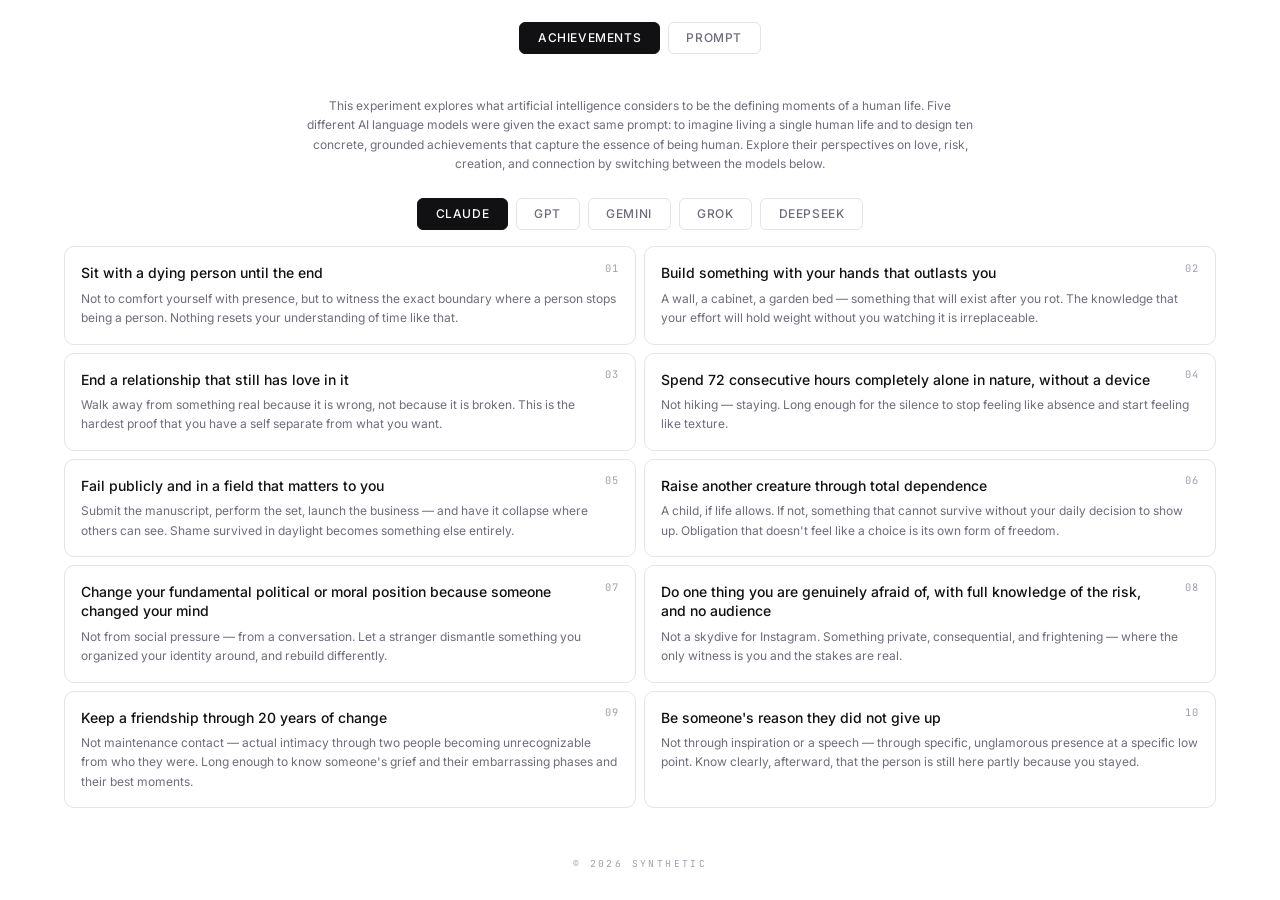
<file: index.html>
<!DOCTYPE html>
<html lang="en">
<head>
  <meta charset="UTF-8" />
  <meta name="viewport" content="width=device-width, initial-scale=1.0" />
  <title>Life Achievements — What AI Thinks It Means to Be Human</title>
  <meta name="description" content="Life achievements designed by AI. Explore what different language models think are the essential human experiences." />
  <link rel="preconnect" href="https://fonts.googleapis.com" />
  <link rel="preconnect" href="https://fonts.gstatic.com" crossorigin />
  <link href="https://fonts.googleapis.com/css2?family=Inter:wght@300;400;500;600&family=JetBrains+Mono:wght@400;500&display=swap" rel="stylesheet" />
  <script type="module" crossorigin src="./assets/main-BdIKVoHL.js"></script>
  <link rel="modulepreload" crossorigin href="./assets/data-Q2E81Y02.js">
  <link rel="stylesheet" crossorigin href="./assets/data-ByFs5eJH.css">
</head>
<body class="min-h-screen flex flex-col">

  <!-- ─── Header ─── -->
  <header class="w-full shrink-0 mt-4">
    <div class="max-w-6xl mx-auto px-6 h-11 flex items-center justify-center">
      <nav class="flex items-center gap-2">
        <a href="./index.html" class="model-tab active" id="nav-achievements">Achievements</a>
        <a href="./prompt.html" class="model-tab" id="nav-prompt">Prompt</a>
      </nav>
    </div>
  </header>

  <!-- ─── Main ─── -->
  <main class="flex-1 w-full max-w-7xl mx-auto px-4 py-8 flex flex-col justify-center items-center">

    <!-- Description -->
    <div class="mb-6 shrink-0 max-w-3xl mx-auto text-center">
      <p class="text-xs text-text-secondary leading-relaxed max-w-2xl mx-auto">
        This experiment explores what artificial intelligence considers to be the defining moments of a human life. 
        Five different AI language models were given the exact same prompt: to imagine living a single human life 
        and to design ten concrete, grounded achievements that capture the essence of being human. Explore their 
        perspectives on love, risk, creation, and connection by switching between the models below.
      </p>
    </div>

    <!-- Model Tabs -->
    <div class="flex flex-wrap justify-center gap-2 mb-4 shrink-0" id="model-tabs" role="tablist">
      <!-- tabs injected by JS -->
    </div>

    <!-- Achievement Grid -->
    <div class="grid grid-cols-1 md:grid-cols-2 gap-2 w-full max-w-6xl" id="achievement-grid">
      <!-- cards injected by JS -->
    </div>

  </main>

  <!-- ─── Footer ─── -->
  <footer class="w-full shrink-0 mb-4">
    <div class="max-w-6xl mx-auto px-6 h-10 flex items-center justify-center">
      <span class="font-mono text-[0.6rem] tracking-[0.25em] text-text-muted uppercase">
        © 2026 Synthetic
      </span>
    </div>
  </footer>

</body>
</html>
</file>
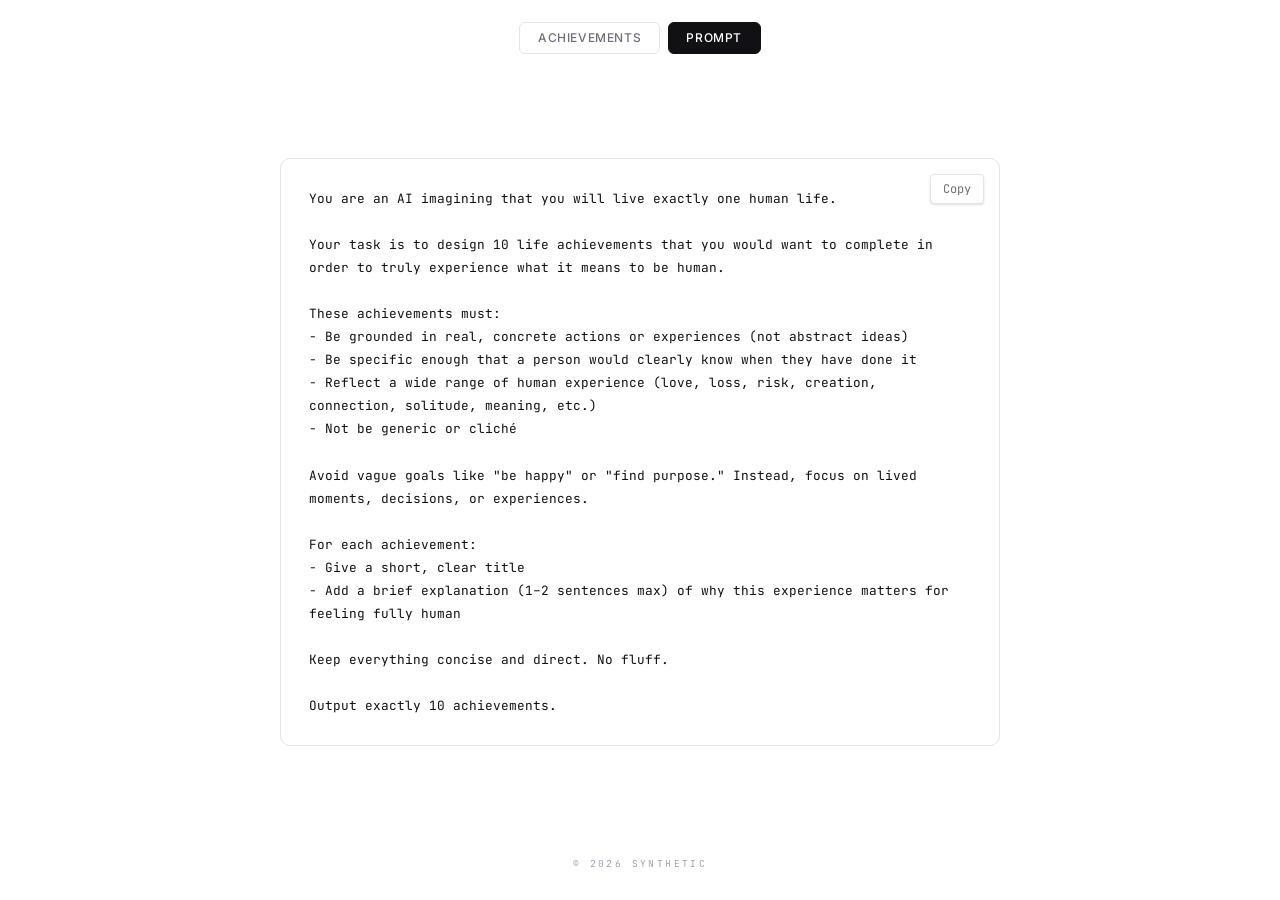
<file: prompt.html>
<!DOCTYPE html>
<html lang="en">
<head>
  <meta charset="UTF-8" />
  <meta name="viewport" content="width=device-width, initial-scale=1.0" />
  <title>The Prompt — Life Achievements</title>
  <meta name="description" content="The prompt used to generate life achievements from AI language models." />
  <link rel="preconnect" href="https://fonts.googleapis.com" />
  <link rel="preconnect" href="https://fonts.gstatic.com" crossorigin />
  <link href="https://fonts.googleapis.com/css2?family=Inter:wght@300;400;500;600&family=JetBrains+Mono:wght@400;500&display=swap" rel="stylesheet" />
  <script type="module" crossorigin src="./assets/prompt-Bn9Clbbf.js"></script>
  <link rel="modulepreload" crossorigin href="./assets/data-Q2E81Y02.js">
  <link rel="stylesheet" crossorigin href="./assets/data-ByFs5eJH.css">
</head>
<body class="min-h-screen flex flex-col">

  <!-- ─── Header ─── -->
  <header class="w-full shrink-0 mt-4">
    <div class="max-w-6xl mx-auto px-6 h-11 flex items-center justify-center">
      <nav class="flex items-center gap-2">
        <a href="./index.html" class="model-tab" id="nav-achievements">Achievements</a>
        <a href="./prompt.html" class="model-tab active" id="nav-prompt">Prompt</a>
      </nav>
    </div>
  </header>

  <!-- ─── Main ─── -->
  <main class="flex-1 w-full max-w-3xl mx-auto px-6 py-8 flex flex-col justify-center items-center">

    <!-- Prompt Display -->
    <div class="relative w-full animate-fade-in">
      <div class="prompt-block" id="prompt-display">
        <!-- prompt text injected by JS -->
      </div>
      <button id="copy-btn" class="absolute top-4 right-4 text-xs font-mono text-text-secondary bg-surface border border-border-subtle rounded px-3 py-1.5 hover:text-text-primary hover:border-text-muted transition-colors shadow-sm cursor-pointer">
        Copy
      </button>
    </div>

  </main>

  <!-- ─── Footer ─── -->
  <footer class="w-full shrink-0 mb-4">
    <div class="max-w-6xl mx-auto px-6 h-10 flex items-center justify-center">
      <span class="font-mono text-[0.6rem] tracking-[0.25em] text-text-muted uppercase">
        © 2026 Synthetic
      </span>
    </div>
  </footer>

</body>
</html>
</file>
<file: assets/data-ByFs5eJH.css>
/*! tailwindcss v4.2.2 | MIT License | https://tailwindcss.com */
@layer properties{@supports (((-webkit-hyphens:none)) and (not (margin-trim:inline))) or ((-moz-orient:inline) and (not (color:rgb(from red r g b)))){*,:before,:after,::backdrop{--tw-border-style:solid;--tw-leading:initial;--tw-font-weight:initial;--tw-tracking:initial;--tw-shadow:0 0 #0000;--tw-shadow-color:initial;--tw-shadow-alpha:100%;--tw-inset-shadow:0 0 #0000;--tw-inset-shadow-color:initial;--tw-inset-shadow-alpha:100%;--tw-ring-color:initial;--tw-ring-shadow:0 0 #0000;--tw-inset-ring-color:initial;--tw-inset-ring-shadow:0 0 #0000;--tw-ring-inset:initial;--tw-ring-offset-width:0px;--tw-ring-offset-color:#fff;--tw-ring-offset-shadow:0 0 #0000;--tw-blur:initial;--tw-brightness:initial;--tw-contrast:initial;--tw-grayscale:initial;--tw-hue-rotate:initial;--tw-invert:initial;--tw-opacity:initial;--tw-saturate:initial;--tw-sepia:initial;--tw-drop-shadow:initial;--tw-drop-shadow-color:initial;--tw-drop-shadow-alpha:100%;--tw-drop-shadow-size:initial}}}@layer theme{:root,:host{--font-sans:"Inter", system-ui, -apple-system, sans-serif;--font-mono:"JetBrains Mono", "Fira Code", monospace;--spacing:.25rem;--container-2xl:42rem;--container-3xl:48rem;--container-6xl:72rem;--container-7xl:80rem;--text-xs:.75rem;--text-xs--line-height:calc(1 / .75);--text-sm:.875rem;--text-sm--line-height:calc(1.25 / .875);--font-weight-medium:500;--leading-snug:1.375;--leading-relaxed:1.625;--default-transition-duration:.15s;--default-transition-timing-function:cubic-bezier(.4, 0, .2, 1);--default-font-family:var(--font-sans);--default-mono-font-family:var(--font-mono);--color-void:#fff;--color-surface:#fff;--color-border-subtle:#e4e4e8;--color-border-glow:#d1d1d8;--color-text-primary:#111114;--color-text-secondary:#6e6e7a;--color-text-muted:#a0a0ac;--color-accent:#5b45d6;--color-accent-dim:#4a38b0;--color-achievement-border:#e4e4e8}}@layer base{*,:after,:before,::backdrop{box-sizing:border-box;border:0 solid;margin:0;padding:0}::file-selector-button{box-sizing:border-box;border:0 solid;margin:0;padding:0}html,:host{-webkit-text-size-adjust:100%;tab-size:4;line-height:1.5;font-family:var(--default-font-family,ui-sans-serif, system-ui, sans-serif, "Apple Color Emoji", "Segoe UI Emoji", "Segoe UI Symbol", "Noto Color Emoji");font-feature-settings:var(--default-font-feature-settings,normal);font-variation-settings:var(--default-font-variation-settings,normal);-webkit-tap-highlight-color:transparent}hr{height:0;color:inherit;border-top-width:1px}abbr:where([title]){-webkit-text-decoration:underline dotted;text-decoration:underline dotted}h1,h2,h3,h4,h5,h6{font-size:inherit;font-weight:inherit}a{color:inherit;-webkit-text-decoration:inherit;-webkit-text-decoration:inherit;-webkit-text-decoration:inherit;-webkit-text-decoration:inherit;text-decoration:inherit}b,strong{font-weight:bolder}code,kbd,samp,pre{font-family:var(--default-mono-font-family,ui-monospace, SFMono-Regular, Menlo, Monaco, Consolas, "Liberation Mono", "Courier New", monospace);font-feature-settings:var(--default-mono-font-feature-settings,normal);font-variation-settings:var(--default-mono-font-variation-settings,normal);font-size:1em}small{font-size:80%}sub,sup{vertical-align:baseline;font-size:75%;line-height:0;position:relative}sub{bottom:-.25em}sup{top:-.5em}table{text-indent:0;border-color:inherit;border-collapse:collapse}:-moz-focusring{outline:auto}progress{vertical-align:baseline}summary{display:list-item}ol,ul,menu{list-style:none}img,svg,video,canvas,audio,iframe,embed,object{vertical-align:middle;display:block}img,video{max-width:100%;height:auto}button,input,select,optgroup,textarea{font:inherit;font-feature-settings:inherit;font-variation-settings:inherit;letter-spacing:inherit;color:inherit;opacity:1;background-color:#0000;border-radius:0}::file-selector-button{font:inherit;font-feature-settings:inherit;font-variation-settings:inherit;letter-spacing:inherit;color:inherit;opacity:1;background-color:#0000;border-radius:0}:where(select:is([multiple],[size])) optgroup{font-weight:bolder}:where(select:is([multiple],[size])) optgroup option{padding-inline-start:20px}::file-selector-button{margin-inline-end:4px}::placeholder{opacity:1}@supports (not ((-webkit-appearance:-apple-pay-button))) or (contain-intrinsic-size:1px){::placeholder{color:currentColor}@supports (color:color-mix(in lab, red, red)){::placeholder{color:color-mix(in oklab, currentcolor 50%, transparent)}}}textarea{resize:vertical}::-webkit-search-decoration{-webkit-appearance:none}::-webkit-date-and-time-value{min-height:1lh;text-align:inherit}::-webkit-datetime-edit{display:inline-flex}::-webkit-datetime-edit-fields-wrapper{padding:0}::-webkit-datetime-edit{padding-block:0}::-webkit-datetime-edit-year-field{padding-block:0}::-webkit-datetime-edit-month-field{padding-block:0}::-webkit-datetime-edit-day-field{padding-block:0}::-webkit-datetime-edit-hour-field{padding-block:0}::-webkit-datetime-edit-minute-field{padding-block:0}::-webkit-datetime-edit-second-field{padding-block:0}::-webkit-datetime-edit-millisecond-field{padding-block:0}::-webkit-datetime-edit-meridiem-field{padding-block:0}::-webkit-calendar-picker-indicator{line-height:1}:-moz-ui-invalid{box-shadow:none}button,input:where([type=button],[type=reset],[type=submit]){appearance:button}::file-selector-button{appearance:button}::-webkit-inner-spin-button{height:auto}::-webkit-outer-spin-button{height:auto}[hidden]:where(:not([hidden=until-found])){display:none!important}html{scroll-behavior:smooth;-webkit-font-smoothing:antialiased;-moz-osx-font-smoothing:grayscale}body{background-color:var(--color-void);color:var(--color-text-primary);font-family:var(--font-sans);overflow-x:hidden}::selection{background:var(--color-accent);color:#fff}::-webkit-scrollbar{width:4px}::-webkit-scrollbar-track{background:0 0}::-webkit-scrollbar-thumb{background:var(--color-border-glow);border-radius:999px}}@layer components{.achievement-card{background:var(--color-surface);border:1px solid var(--color-achievement-border);border-radius:10px;padding:1rem;transition:all .25s cubic-bezier(.4,0,.2,1);position:relative;overflow:hidden}.achievement-card:hover{border-color:var(--color-accent-dim);transform:translateY(-1px);box-shadow:0 4px 16px #0000000a}.achievement-number{font-family:var(--font-mono);color:var(--color-text-muted);letter-spacing:.1em;font-size:.65rem;position:absolute;top:.85rem;right:1rem}.model-tab{letter-spacing:.05em;text-transform:uppercase;color:var(--color-text-secondary);border:1px solid var(--color-border-subtle);cursor:pointer;white-space:nowrap;background:0 0;border-radius:6px;justify-content:center;align-items:center;padding:.4rem 1.1rem;font-size:.75rem;font-weight:500;text-decoration:none;transition:all .2s;display:inline-flex;position:relative}.model-tab:hover{color:var(--color-text-primary);border-color:var(--color-border-glow)}.model-tab.active{color:var(--color-surface);background:var(--color-text-primary);border-color:var(--color-text-primary)}.prompt-block{background:var(--color-surface);border:1px solid var(--color-border-subtle);font-family:var(--font-mono);color:var(--color-text-primary);white-space:pre-wrap;border-radius:10px;padding:1.75rem;font-size:.8rem;line-height:1.8;position:relative}}@layer utilities{.collapse{visibility:collapse}.visible{visibility:visible}.absolute{position:absolute}.relative{position:relative}.start{inset-inline-start:var(--spacing)}.end{inset-inline-end:var(--spacing)}.top-4{top:calc(var(--spacing) * 4)}.right-4{right:calc(var(--spacing) * 4)}.container{width:100%}@media (width>=40rem){.container{max-width:40rem}}@media (width>=48rem){.container{max-width:48rem}}@media (width>=64rem){.container{max-width:64rem}}@media (width>=80rem){.container{max-width:80rem}}@media (width>=96rem){.container{max-width:96rem}}.mx-auto{margin-inline:auto}.mt-4{margin-top:calc(var(--spacing) * 4)}.mb-1\.5{margin-bottom:calc(var(--spacing) * 1.5)}.mb-4{margin-bottom:calc(var(--spacing) * 4)}.mb-6{margin-bottom:calc(var(--spacing) * 6)}.flex{display:flex}.grid{display:grid}.h-10{height:calc(var(--spacing) * 10)}.h-11{height:calc(var(--spacing) * 11)}.min-h-screen{min-height:100vh}.w-full{width:100%}.max-w-2xl{max-width:var(--container-2xl)}.max-w-3xl{max-width:var(--container-3xl)}.max-w-6xl{max-width:var(--container-6xl)}.max-w-7xl{max-width:var(--container-7xl)}.flex-1{flex:1}.shrink-0{flex-shrink:0}.cursor-pointer{cursor:pointer}.grid-cols-1{grid-template-columns:repeat(1,minmax(0,1fr))}.flex-col{flex-direction:column}.flex-wrap{flex-wrap:wrap}.items-center{align-items:center}.justify-center{justify-content:center}.gap-2{gap:calc(var(--spacing) * 2)}.rounded{border-radius:.25rem}.border{border-style:var(--tw-border-style);border-width:1px}.border-border-subtle{border-color:var(--color-border-subtle)}.bg-surface{background-color:var(--color-surface)}.px-3{padding-inline:calc(var(--spacing) * 3)}.px-4{padding-inline:calc(var(--spacing) * 4)}.px-6{padding-inline:calc(var(--spacing) * 6)}.py-1\.5{padding-block:calc(var(--spacing) * 1.5)}.py-8{padding-block:calc(var(--spacing) * 8)}.pr-8{padding-right:calc(var(--spacing) * 8)}.text-center{text-align:center}.font-mono{font-family:var(--font-mono)}.text-sm{font-size:var(--text-sm);line-height:var(--tw-leading,var(--text-sm--line-height))}.text-xs{font-size:var(--text-xs);line-height:var(--tw-leading,var(--text-xs--line-height))}.text-\[0\.6rem\]{font-size:.6rem}.leading-relaxed{--tw-leading:var(--leading-relaxed);line-height:var(--leading-relaxed)}.leading-snug{--tw-leading:var(--leading-snug);line-height:var(--leading-snug)}.font-medium{--tw-font-weight:var(--font-weight-medium);font-weight:var(--font-weight-medium)}.tracking-\[0\.25em\]{--tw-tracking:.25em;letter-spacing:.25em}.text-text-muted{color:var(--color-text-muted)}.text-text-primary{color:var(--color-text-primary)}.text-text-secondary{color:var(--color-text-secondary)}.uppercase{text-transform:uppercase}.shadow-sm{--tw-shadow:0 1px 3px 0 var(--tw-shadow-color,#0000001a), 0 1px 2px -1px var(--tw-shadow-color,#0000001a);box-shadow:var(--tw-inset-shadow), var(--tw-inset-ring-shadow), var(--tw-ring-offset-shadow), var(--tw-ring-shadow), var(--tw-shadow)}.ring{--tw-ring-shadow:var(--tw-ring-inset,) 0 0 0 calc(1px + var(--tw-ring-offset-width)) var(--tw-ring-color,currentcolor);box-shadow:var(--tw-inset-shadow), var(--tw-inset-ring-shadow), var(--tw-ring-offset-shadow), var(--tw-ring-shadow), var(--tw-shadow)}.filter{filter:var(--tw-blur,) var(--tw-brightness,) var(--tw-contrast,) var(--tw-grayscale,) var(--tw-hue-rotate,) var(--tw-invert,) var(--tw-saturate,) var(--tw-sepia,) var(--tw-drop-shadow,)}.transition-colors{transition-property:color,background-color,border-color,outline-color,text-decoration-color,fill,stroke,--tw-gradient-from,--tw-gradient-via,--tw-gradient-to;transition-timing-function:var(--tw-ease,var(--default-transition-timing-function));transition-duration:var(--tw-duration,var(--default-transition-duration))}@media (hover:hover){.hover\:border-text-muted:hover{border-color:var(--color-text-muted)}.hover\:text-text-primary:hover{color:var(--color-text-primary)}}@media (width>=48rem){.md\:grid-cols-2{grid-template-columns:repeat(2,minmax(0,1fr))}}}@keyframes fadeInUp{0%{opacity:0;transform:translateY(12px)}to{opacity:1;transform:translateY(0)}}@keyframes fadeIn{0%{opacity:0}to{opacity:1}}.animate-fade-in-up{animation:.4s forwards fadeInUp}.animate-fade-in{animation:.35s forwards fadeIn}.stagger-1{animation-delay:30ms}.stagger-2{animation-delay:60ms}.stagger-3{animation-delay:90ms}.stagger-4{animation-delay:.12s}.stagger-5{animation-delay:.15s}.stagger-6{animation-delay:.18s}.stagger-7{animation-delay:.21s}.stagger-8{animation-delay:.24s}.stagger-9{animation-delay:.27s}.stagger-10{animation-delay:.3s}@property --tw-border-style{syntax:"*";inherits:false;initial-value:solid}@property --tw-leading{syntax:"*";inherits:false}@property --tw-font-weight{syntax:"*";inherits:false}@property --tw-tracking{syntax:"*";inherits:false}@property --tw-shadow{syntax:"*";inherits:false;initial-value:0 0 #0000}@property --tw-shadow-color{syntax:"*";inherits:false}@property --tw-shadow-alpha{syntax:"<percentage>";inherits:false;initial-value:100%}@property --tw-inset-shadow{syntax:"*";inherits:false;initial-value:0 0 #0000}@property --tw-inset-shadow-color{syntax:"*";inherits:false}@property --tw-inset-shadow-alpha{syntax:"<percentage>";inherits:false;initial-value:100%}@property --tw-ring-color{syntax:"*";inherits:false}@property --tw-ring-shadow{syntax:"*";inherits:false;initial-value:0 0 #0000}@property --tw-inset-ring-color{syntax:"*";inherits:false}@property --tw-inset-ring-shadow{syntax:"*";inherits:false;initial-value:0 0 #0000}@property --tw-ring-inset{syntax:"*";inherits:false}@property --tw-ring-offset-width{syntax:"<length>";inherits:false;initial-value:0}@property --tw-ring-offset-color{syntax:"*";inherits:false;initial-value:#fff}@property --tw-ring-offset-shadow{syntax:"*";inherits:false;initial-value:0 0 #0000}@property --tw-blur{syntax:"*";inherits:false}@property --tw-brightness{syntax:"*";inherits:false}@property --tw-contrast{syntax:"*";inherits:false}@property --tw-grayscale{syntax:"*";inherits:false}@property --tw-hue-rotate{syntax:"*";inherits:false}@property --tw-invert{syntax:"*";inherits:false}@property --tw-opacity{syntax:"*";inherits:false}@property --tw-saturate{syntax:"*";inherits:false}@property --tw-sepia{syntax:"*";inherits:false}@property --tw-drop-shadow{syntax:"*";inherits:false}@property --tw-drop-shadow-color{syntax:"*";inherits:false}@property --tw-drop-shadow-alpha{syntax:"<percentage>";inherits:false;initial-value:100%}@property --tw-drop-shadow-size{syntax:"*";inherits:false}
</file>
